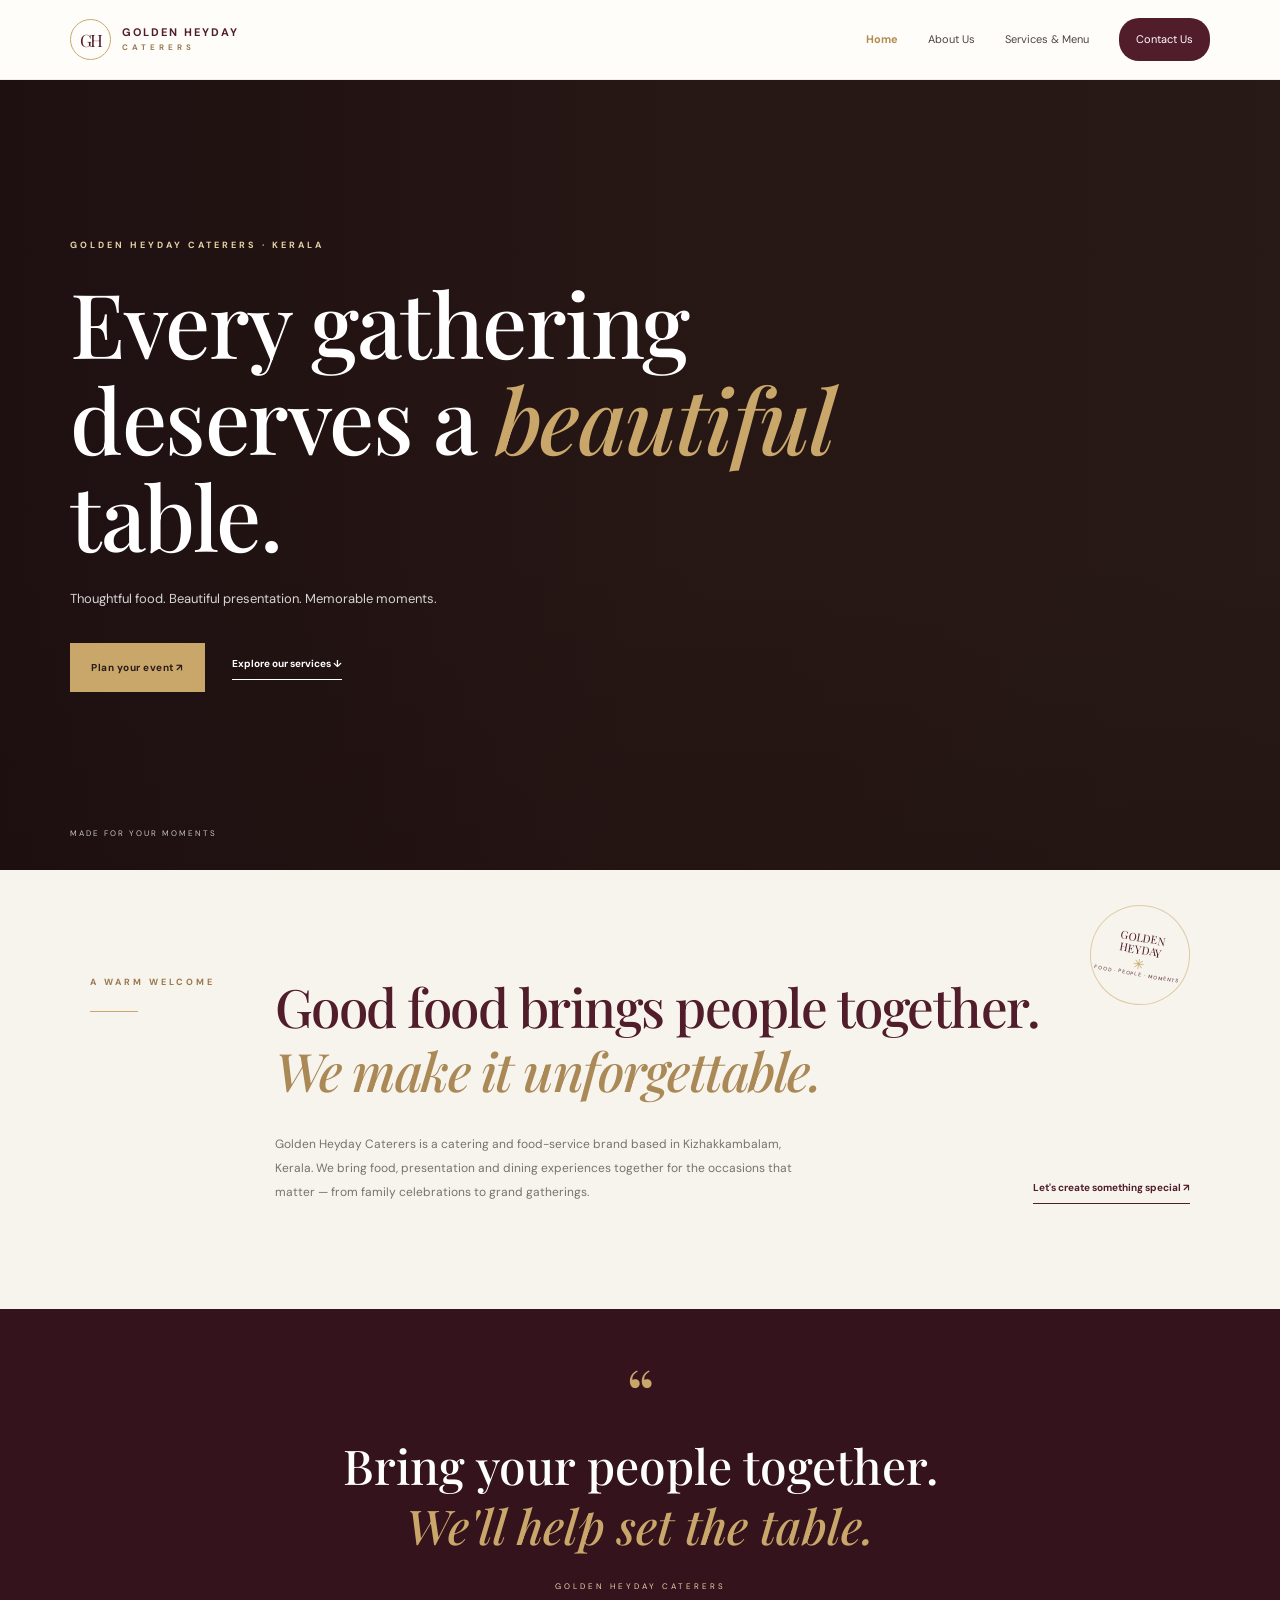
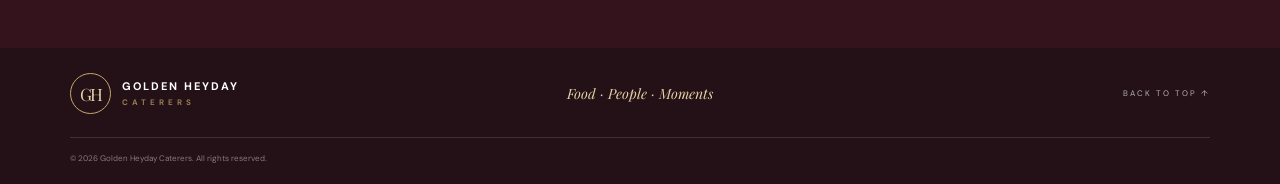
<file: index.html>
<!DOCTYPE html>
<html lang="en">

<head>
    <meta charset="utf-8" />
    <meta content="width=device-width,initial-scale=1" name="viewport" />
    <meta content="Golden Heyday Caterers — catering for weddings, celebrations and corporate events across Kerala." name="description" />
    <title>Golden Heyday Caterers | Moments Made Memorable</title>
    <link href="https://fonts.googleapis.com" rel="preconnect" />
    <link href="https://fonts.googleapis.com/css2?family=DM+Sans:wght@400;500;600;700&amp;family=Playfair+Display:wght@500;600;700&amp;display=swap" rel="stylesheet" />
    <link href="style.css" rel="stylesheet" />
    <link rel="icon" type="image/png" href="favicon.png">
</head>

<body>

    <header class="header">

        <a class="brand" href="index.html">
            <span class="monogram">GH</span>
            <span>
                GOLDEN HEYDAY
                <small>CATERERS</small>
            </span>
        </a>

        <input id="navcheck" type="checkbox" />

        <label class="hamb" for="navcheck">
            <i></i>
            <i></i>
        </label>

        <nav>
            <a aria-current="page" href="index.html">Home</a>
            <a href="about.html">About Us</a>
            <a href="services.html">Services &amp; Menu</a>
            <a class="navcta" href="contact.html">Contact Us</a>
        </nav>

    </header>

    <main>

        <section class="hero" id="home">

            <div class="hero-overlay"></div>

            <div class="hero-content">

                <p class="eyebrow gold">
                    GOLDEN HEYDAY CATERERS · KERALA
                </p>

                <h1>
                    Every gathering
                    <br />
                    deserves a <em>beautiful</em>
                    <br />
                    table.
                </h1>

                <p class="hero-sub">
                    Thoughtful food. Beautiful presentation. Memorable moments.
                </p>

                <div class="actions">

                    <a class="btn goldbtn" href="contact.html">
                        Plan your event ↗
                    </a>

                    <a class="underlink" href="services.html">
                        Explore our services ↓
                    </a>

                </div>

            </div>

            <span class="hero-foot">
                MADE FOR YOUR MOMENTS
            </span>

        </section>

        <section class="intro section" id="about">

            <div>
                <p class="eyebrow">A WARM WELCOME</p>
                <span class="rule"></span>
            </div>

            <div>

                <h2>
                    Good food brings people together.
                    <br />
                    <em>We make it unforgettable.</em>
                </h2>

                <div class="intro-bottom">

                    <p>
                        Golden Heyday Caterers is a catering and food-service
                        brand based in Kizhakkambalam, Kerala. We bring food,
                        presentation and dining experiences together for the
                        occasions that matter — from family celebrations to
                        grand gatherings.
                    </p>

                    <a class="underlink darklink" href="contact.html">
                        Let's create something special ↗
                    </a>

                </div>

            </div>

            <div class="stamp">
                GOLDEN
                <br />
                HEYDAY
                <span>✳</span>
                <small>FOOD · PEOPLE · MOMENTS</small>
            </div>

        </section>

        <section class="quote">

            <b>“</b>

            <p>
                Bring your people together.
                <br />
                <em>We'll help set the table.</em>
            </p>

            <small>
                GOLDEN HEYDAY CATERERS
            </small>

        </section>

    </main>

    <footer>

        <a class="brand footerbrand" href="index.html">
            <span class="monogram">GH</span>
            <span>
                GOLDEN HEYDAY
                <small>CATERERS</small>
            </span>
        </a>

        <p>Food · People · Moments</p>

        <a class="top" href="index.html">
            BACK TO TOP ↑
        </a>

        <small class="copyright">
            © 2026 Golden Heyday Caterers. All rights reserved.
        </small>

    </footer>

</body>
</html>
</file>
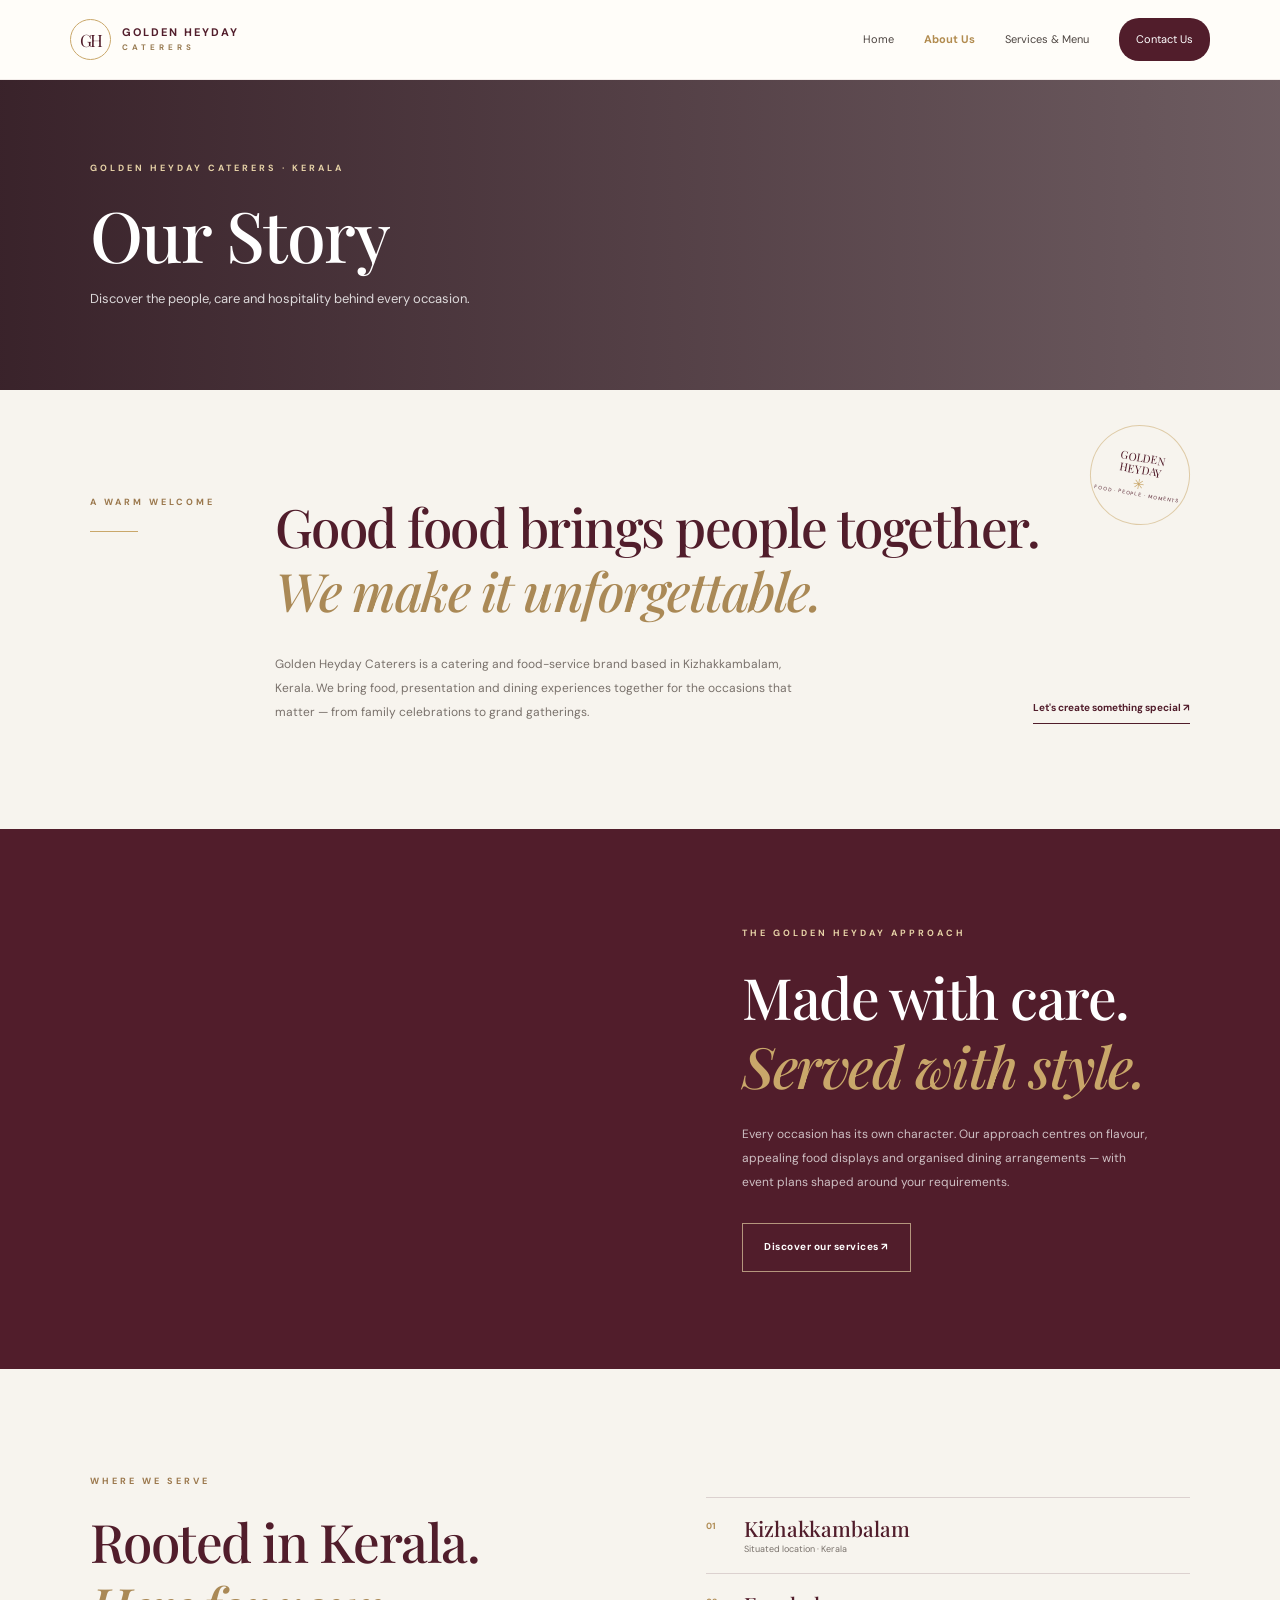
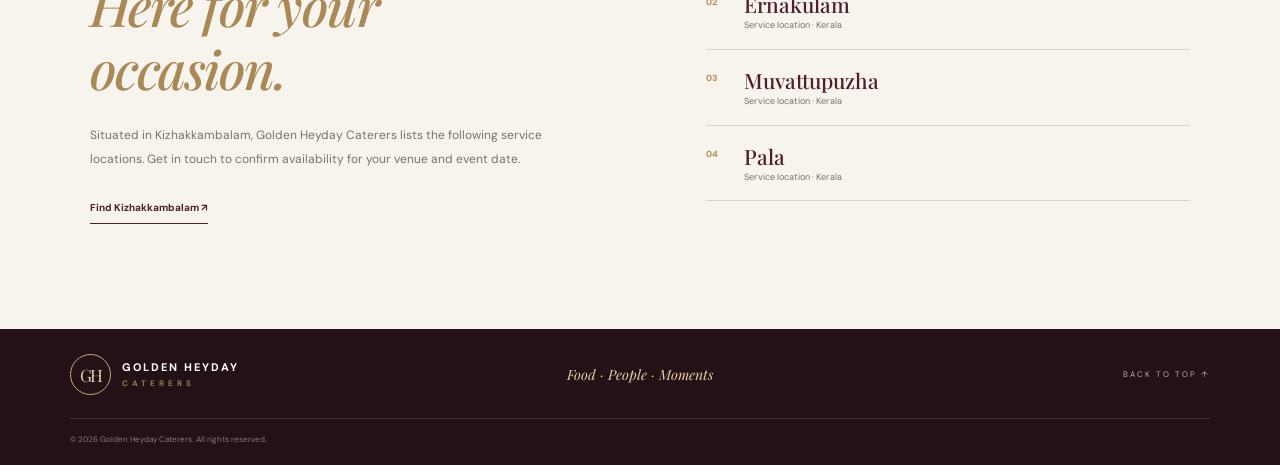
<file: about.html>
<!DOCTYPE html>
<html lang="en">

<head>
    <meta charset="utf-8" />
    <meta content="width=device-width,initial-scale=1" name="viewport" />
    <meta content="Golden Heyday Caterers — catering for weddings, celebrations and corporate events across Kerala." name="description" />
    <title>Golden Heyday Caterers | Our Story</title>
    <link href="https://fonts.googleapis.com" rel="preconnect" />
    <link href="https://fonts.googleapis.com/css2?family=DM+Sans:wght@400;500;600;700&amp;family=Playfair+Display:wght@500;600;700&amp;display=swap" rel="stylesheet" />
    <link href="style.css" rel="stylesheet" />
</head>

<body>

    <header class="header">
        <a class="brand" href="index.html">
            <span class="monogram">GH</span>
            <span>
                GOLDEN HEYDAY
                <small>CATERERS</small>
            </span>
        </a>

        <input id="navcheck" type="checkbox" />

        <label class="hamb" for="navcheck">
            <i></i>
            <i></i>
        </label>

        <nav>
            <a href="index.html">Home</a>
            <a aria-current="page" href="about.html">About Us</a>
            <a href="services.html">Services &amp; Menu</a>
            <a class="navcta" href="contact.html">Contact Us</a>
        </nav>
    </header>

    <main>

        <section class="page-banner">
            <div>
                <p class="eyebrow">GOLDEN HEYDAY CATERERS · KERALA</p>
                <h1>Our Story</h1>
                <p>Discover the people, care and hospitality behind every occasion.</p>
            </div>
        </section>

        <section class="intro section" id="about">

            <div>
                <p class="eyebrow">A WARM WELCOME</p>
                <span class="rule"></span>
            </div>

            <div>
                <h2>
                    Good food brings people together.
                    <br />
                    <em>We make it unforgettable.</em>
                </h2>

                <div class="intro-bottom">
                    <p>
                        Golden Heyday Caterers is a catering and food-service brand
                        based in Kizhakkambalam, Kerala. We bring food, presentation
                        and dining experiences together for the occasions that matter
                        — from family celebrations to grand gatherings.
                    </p>

                    <a class="underlink darklink" href="contact.html">
                        Let's create something special ↗
                    </a>
                </div>
            </div>

            <div class="stamp">
                GOLDEN
                <br />
                HEYDAY
                <span>✳</span>
                <small>FOOD · PEOPLE · MOMENTS</small>
            </div>

        </section>

        <section class="split">

            <div class="split-photo"></div>

            <div class="split-copy">
                <p class="eyebrow gold">THE GOLDEN HEYDAY APPROACH</p>

                <h2>
                    Made with care.
                    <br />
                    <em>Served with style.</em>
                </h2>

                <p>
                    Every occasion has its own character. Our approach centres
                    on flavour, appealing food displays and organised dining
                    arrangements — with event plans shaped around your requirements.
                </p>

                <a class="btn outlinebtn" href="services.html">
                    Discover our services ↗
                </a>
            </div>

        </section>

        <section class="locations section" id="locations">

            <div>
                <p class="eyebrow">WHERE WE SERVE</p>

                <h2>
                    Rooted in Kerala.
                    <br />
                    <em>Here for your occasion.</em>
                </h2>

                <p>
                    Situated in Kizhakkambalam, Golden Heyday Caterers lists
                    the following service locations. Get in touch to confirm
                    availability for your venue and event date.
                </p>

                <a
                    class="underlink darklink"
                    href="https://maps.google.com/?q=Kizhakkambalam+Kerala"
                    rel="noopener"
                    target="_blank"
                >
                    Find Kizhakkambalam ↗
                </a>
            </div>

            <div class="places">

                <div>
                    <b>01</b>
                    <strong>Kizhakkambalam</strong>
                    <small>Situated location · Kerala</small>
                </div>

                <div>
                    <b>02</b>
                    <strong>Ernakulam</strong>
                    <small>Service location · Kerala</small>
                </div>

                <div>
                    <b>03</b>
                    <strong>Muvattupuzha</strong>
                    <small>Service location · Kerala</small>
                </div>

                <div>
                    <b>04</b>
                    <strong>Pala</strong>
                    <small>Service location · Kerala</small>
                </div>

            </div>

        </section>

    </main>

    <footer>

        <a class="brand footerbrand" href="index.html">
            <span class="monogram">GH</span>
            <span>
                GOLDEN HEYDAY
                <small>CATERERS</small>
            </span>
        </a>

        <p>Food · People · Moments</p>

        <a class="top" href="index.html">
            BACK TO TOP ↑
        </a>

        <small class="copyright">
            © 2026 Golden Heyday Caterers. All rights reserved.
        </small>

    </footer>

</body>
</html>
</file>
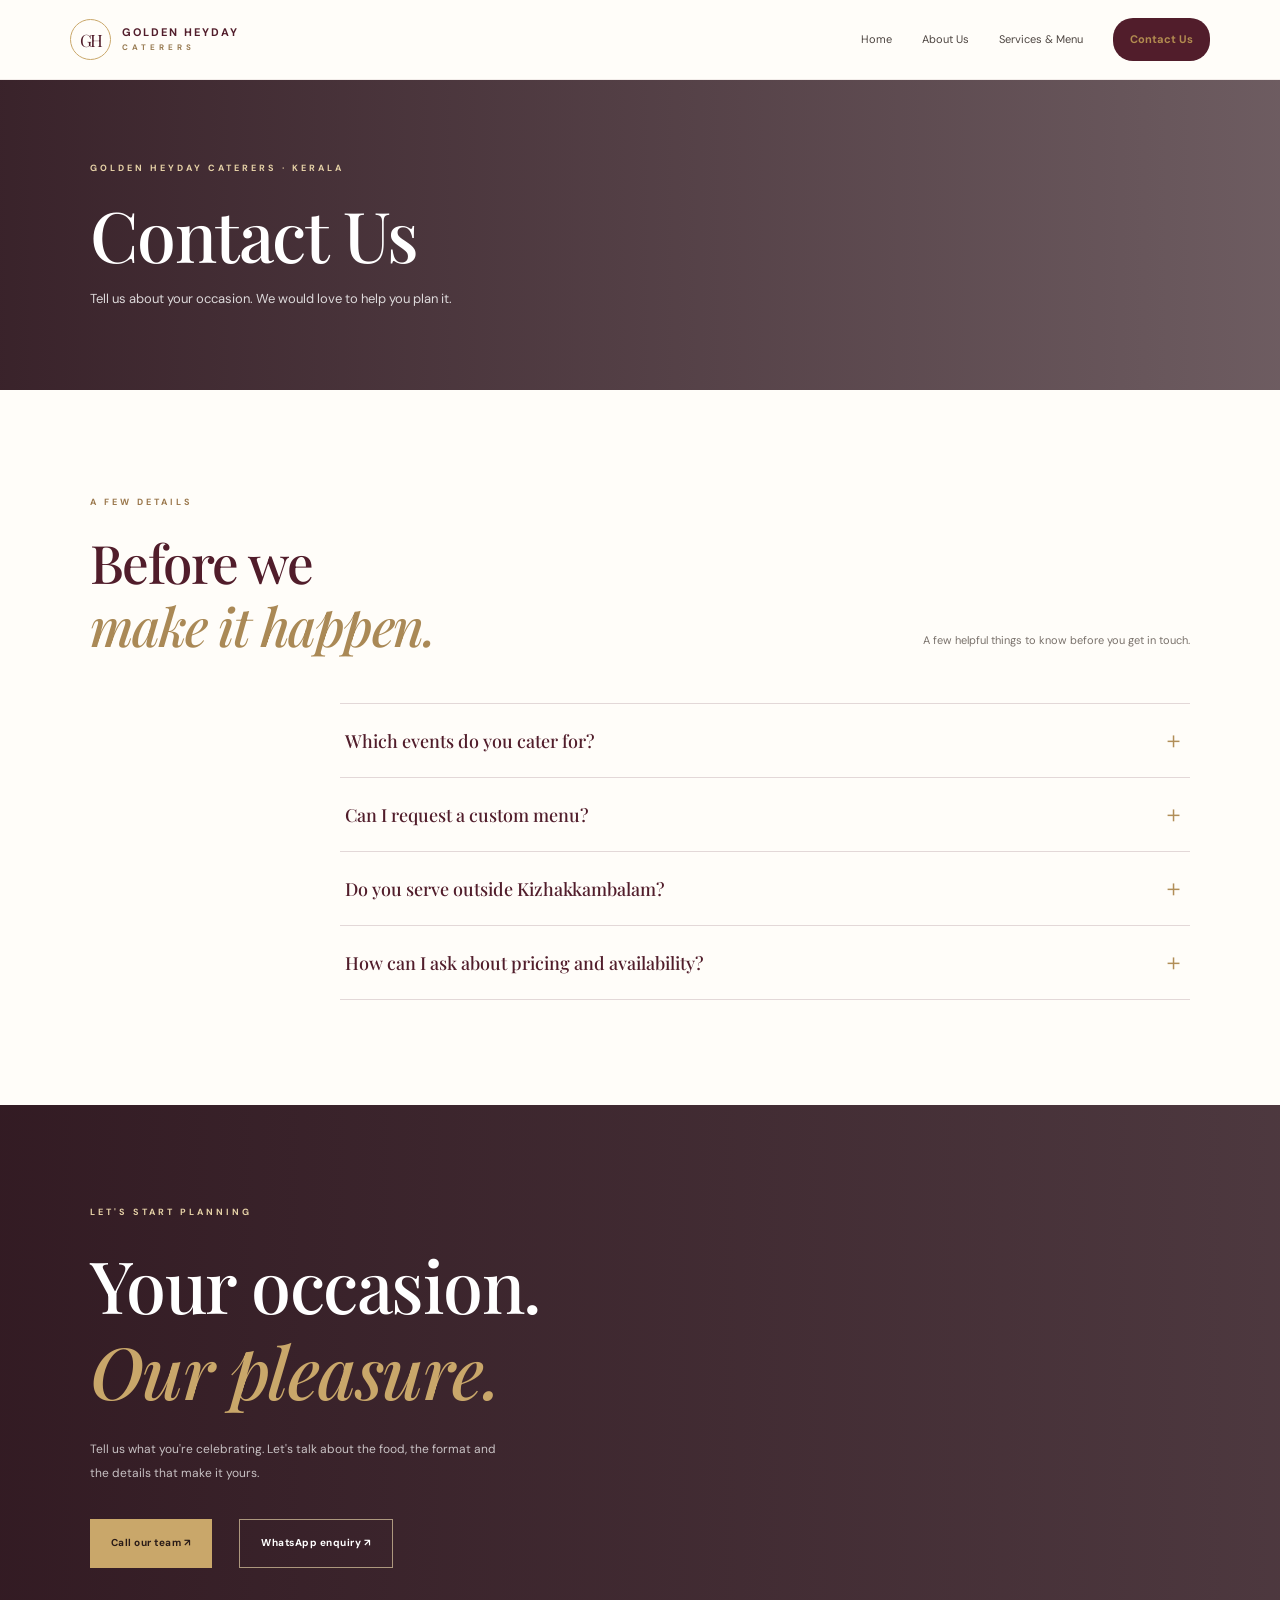
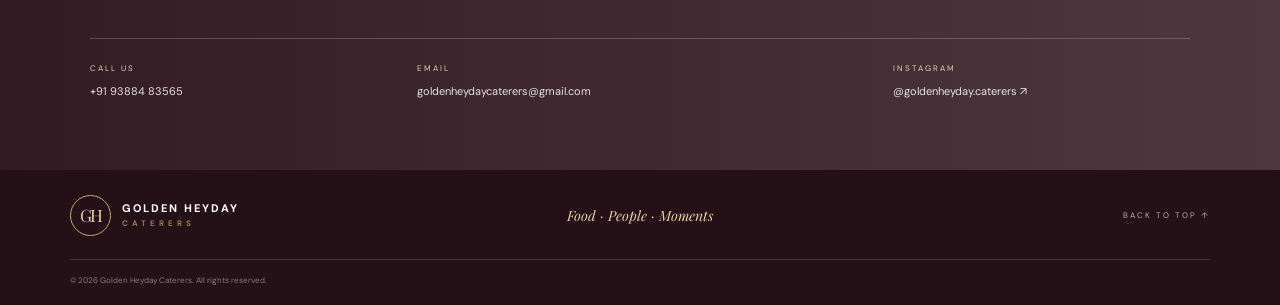
<file: contact.html>
<!DOCTYPE html>
<html lang="en">

<head>
    <meta charset="utf-8" />
    <meta content="width=device-width,initial-scale=1" name="viewport" />
    <meta content="Golden Heyday Caterers — catering for weddings, celebrations and corporate events across Kerala." name="description" />
    <title>Golden Heyday Caterers | Contact Us</title>
    <link href="https://fonts.googleapis.com" rel="preconnect" />
    <link href="https://fonts.googleapis.com/css2?family=DM+Sans:wght@400;500;600;700&amp;family=Playfair+Display:wght@500;600;700&amp;display=swap" rel="stylesheet" />
    <link href="style.css" rel="stylesheet" />
</head>

<body>

    <header class="header">

        <a class="brand" href="index.html">
            <span class="monogram">GH</span>
            <span>
                GOLDEN HEYDAY
                <small>CATERERS</small>
            </span>
        </a>

        <input id="navcheck" type="checkbox" />

        <label class="hamb" for="navcheck">
            <i></i>
            <i></i>
        </label>

        <nav>
            <a href="index.html">Home</a>
            <a href="about.html">About Us</a>
            <a href="services.html">Services &amp; Menu</a>
            <a aria-current="page" class="navcta" href="contact.html">Contact Us</a>
        </nav>

    </header>

    <main>

        <section class="page-banner">

            <div>
                <p class="eyebrow">GOLDEN HEYDAY CATERERS · KERALA</p>
                <h1>Contact Us</h1>
                <p>Tell us about your occasion. We would love to help you plan it.</p>
            </div>

        </section>

        <section class="section faq">

            <div class="section-head">

                <div>
                    <p class="eyebrow">A FEW DETAILS</p>

                    <h2>
                        Before we
                        <br />
                        <em>make it happen.</em>
                    </h2>
                </div>

                <p>A few helpful things to know before you get in touch.</p>

            </div>

            <div class="faq-list">

                <details>
                    <summary>
                        Which events do you cater for?
                        <span>＋</span>
                    </summary>

                    <p>
                        Wedding and reception events, engagements, birthdays and
                        private parties, corporate gatherings, traditional Kerala
                        catering and custom event catering are listed service
                        categories. Contact the team to discuss your occasion.
                    </p>
                </details>

                <details>
                    <summary>
                        Can I request a custom menu?
                        <span>＋</span>
                    </summary>

                    <p>
                        Custom menu combinations can be discussed based on your
                        event type, guest count and preferences. Current dishes
                        and menu availability need to be confirmed directly.
                    </p>
                </details>

                <details>
                    <summary>
                        Do you serve outside Kizhakkambalam?
                        <span>＋</span>
                    </summary>

                    <p>
                        The stated service locations include Pala, Muvattupuzha
                        and Ernakulam. Exact service boundaries, travel availability
                        and any additional charges should be confirmed when enquiring.
                    </p>
                </details>

                <details>
                    <summary>
                        How can I ask about pricing and availability?
                        <span>＋</span>
                    </summary>

                    <p>
                        Call or email the team with your event date, venue,
                        event type and approximate guest count. Package prices
                        and per-person rates are confirmed directly by the business.
                    </p>
                </details>

            </div>

        </section>

        <section class="contact" id="contact">

            <div class="contact-inner">

                <p class="eyebrow gold">LET'S START PLANNING</p>

                <h2>
                    Your occasion.
                    <br />
                    <em>Our pleasure.</em>
                </h2>

                <p>
                    Tell us what you're celebrating. Let's talk about the food,
                    the format and the details that make it yours.
                </p>

                <div class="actions">

                    <a class="btn goldbtn" href="tel:+919388483565">
                        Call our team ↗
                    </a>

                    <a
                        class="btn outlinebtn"
                        href="https://wa.me/919388483565?text=Hello%20Golden%20Heyday%20Caterers%2C%20I%20would%20like%20to%20enquire%20about%20catering."
                        rel="noopener"
                        target="_blank"
                    >
                        WhatsApp enquiry ↗
                    </a>

                </div>

                <div class="contact-grid">

                    <div>
                        <small>CALL US</small>
                        <a href="tel:+919388483565">
                            +91 93884 83565
                        </a>
                    </div>

                    <div>
                        <small>EMAIL</small>
                        <a href="mailto:goldenheydaycaterers@gmail.com">
                            goldenheydaycaterers@gmail.com
                        </a>
                    </div>

                    <div>
                        <small>INSTAGRAM</small>
                        <a
                            href="https://www.instagram.com/goldenheyday.caterers/"
                            rel="noopener"
                            target="_blank"
                        >
                            @goldenheyday.caterers ↗
                        </a>
                    </div>

                </div>

            </div>

        </section>

    </main>

    <footer>

        <a class="brand footerbrand" href="index.html">
            <span class="monogram">GH</span>
            <span>
                GOLDEN HEYDAY
                <small>CATERERS</small>
            </span>
        </a>

        <p>Food · People · Moments</p>

        <a class="top" href="index.html">
            BACK TO TOP ↑
        </a>

        <small class="copyright">
            © 2026 Golden Heyday Caterers. All rights reserved.
        </small>

    </footer>

</body>
</html>
</file>
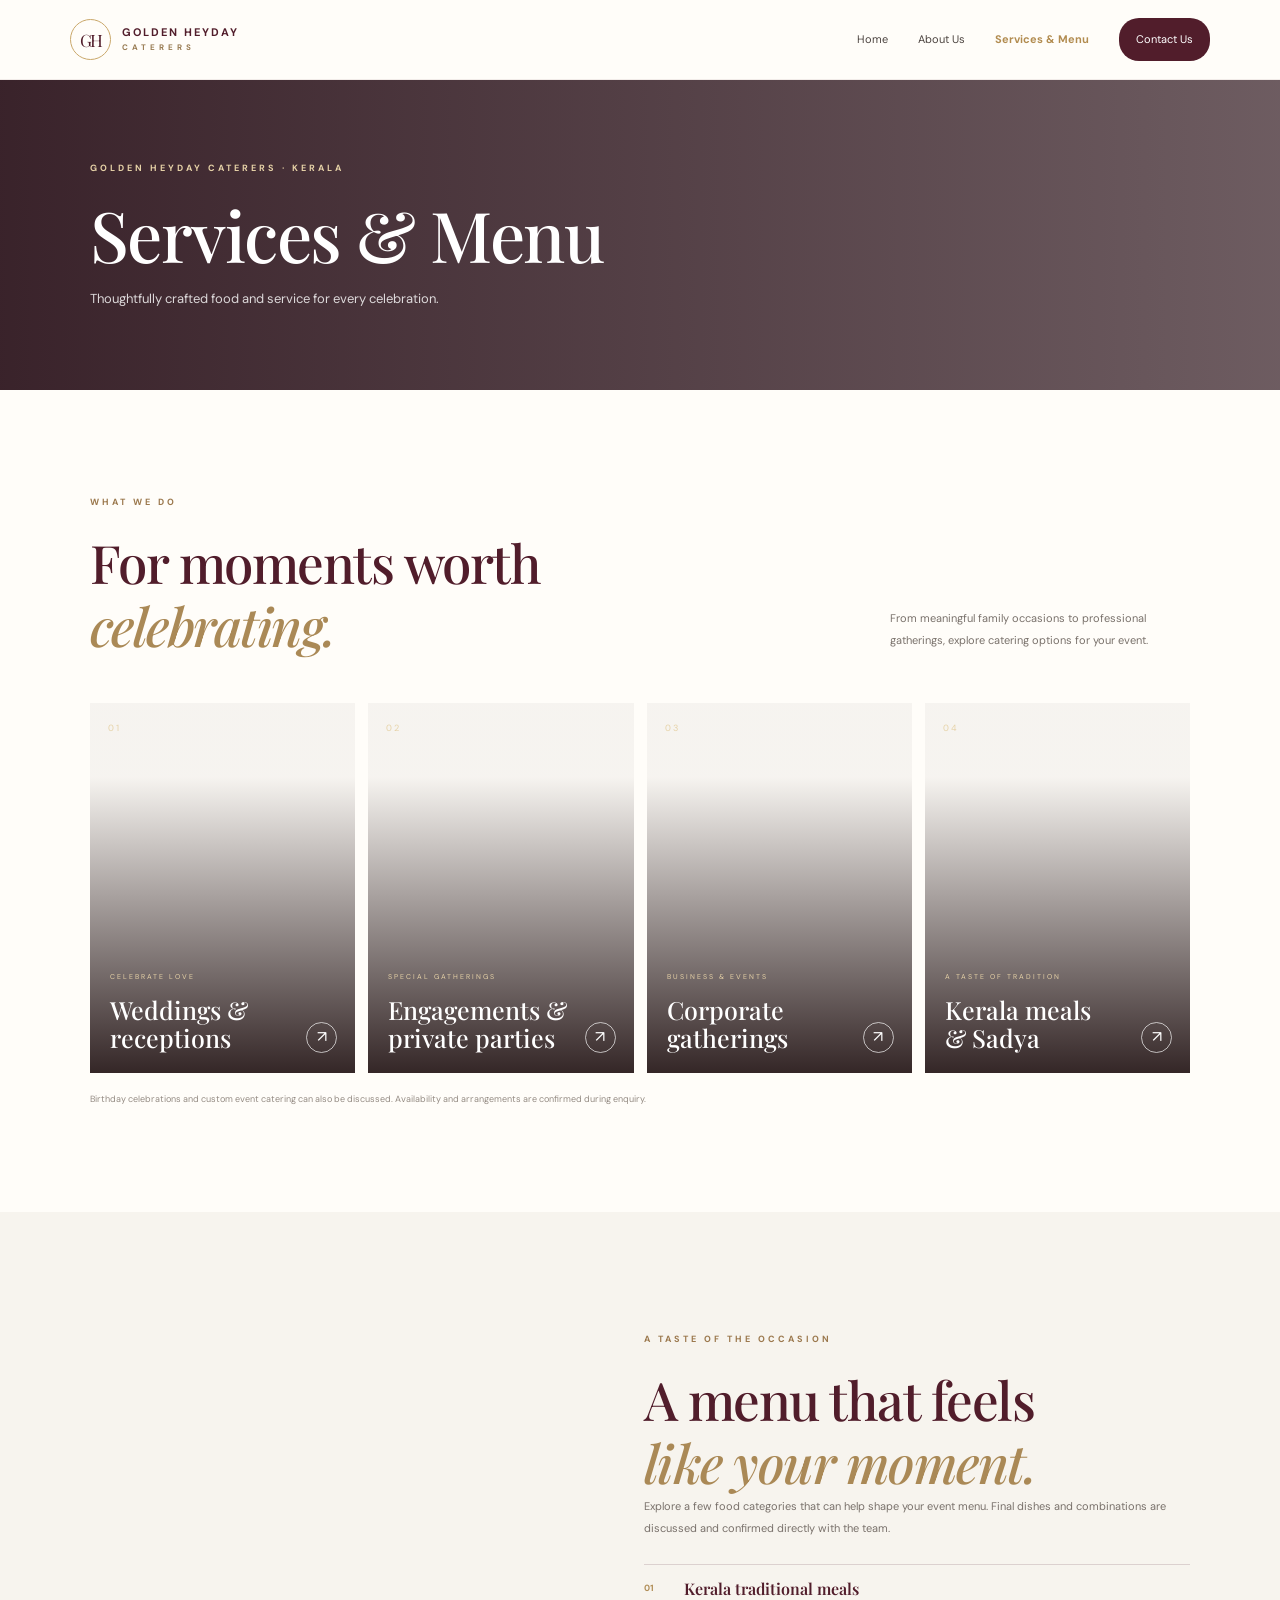
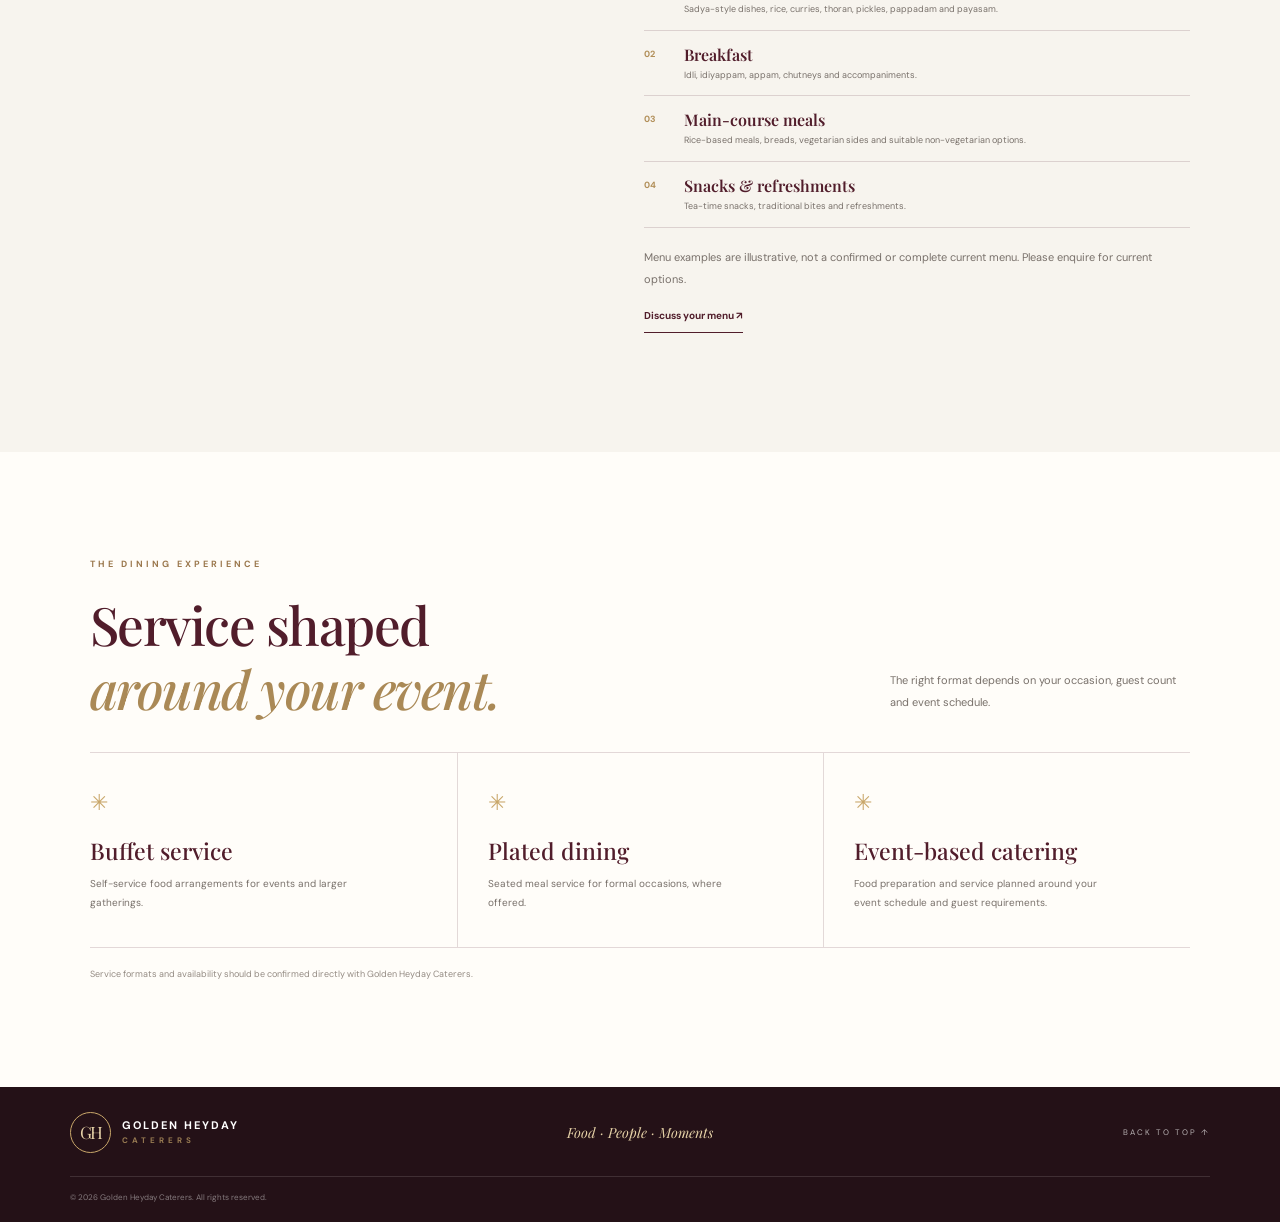
<file: services.html>
<!DOCTYPE html>
<html lang="en">

<head>
    <meta charset="utf-8" />
    <meta content="width=device-width,initial-scale=1" name="viewport" />
    <meta content="Golden Heyday Caterers — catering for weddings, celebrations and corporate events across Kerala." name="description" />
    <title>Golden Heyday Caterers | Services &amp; Menu</title>
    <link href="https://fonts.googleapis.com" rel="preconnect" />
    <link href="https://fonts.googleapis.com/css2?family=DM+Sans:wght@400;500;600;700&amp;family=Playfair+Display:wght@500;600;700&amp;display=swap" rel="stylesheet" />
    <link href="style.css" rel="stylesheet" />
</head>

<body>

    <header class="header">

        <a class="brand" href="index.html">
            <span class="monogram">GH</span>
            <span>
                GOLDEN HEYDAY
                <small>CATERERS</small>
            </span>
        </a>

        <input id="navcheck" type="checkbox" />

        <label class="hamb" for="navcheck">
            <i></i>
            <i></i>
        </label>

        <nav>
            <a href="index.html">Home</a>
            <a href="about.html">About Us</a>
            <a aria-current="page" href="services.html">Services &amp; Menu</a>
            <a class="navcta" href="contact.html">Contact Us</a>
        </nav>

    </header>

    <main>

        <section class="page-banner">

            <div>
                <p class="eyebrow">GOLDEN HEYDAY CATERERS · KERALA</p>
                <h1>Services &amp; Menu</h1>
                <p>Thoughtfully crafted food and service for every celebration.</p>
            </div>

        </section>

        <section class="section" id="services">

            <div class="section-head">

                <div>
                    <p class="eyebrow">WHAT WE DO</p>

                    <h2>
                        For moments worth
                        <br />
                        <em>celebrating.</em>
                    </h2>
                </div>

                <p>
                    From meaningful family occasions to professional gatherings,
                    explore catering options for your event.
                </p>

            </div>

            <div class="cards">

                <article class="service wedding">

                    <span>01</span>

                    <div>
                        <small>CELEBRATE LOVE</small>

                        <h3>
                            Weddings &amp;
                            <br />
                            receptions
                        </h3>

                        <a href="contact.html">↗</a>
                    </div>

                </article>

                <article class="service family">

                    <span>02</span>

                    <div>
                        <small>SPECIAL GATHERINGS</small>

                        <h3>
                            Engagements &amp;
                            <br />
                            private parties
                        </h3>

                        <a href="contact.html">↗</a>
                    </div>

                </article>

                <article class="service corporate">

                    <span>03</span>

                    <div>
                        <small>BUSINESS &amp; EVENTS</small>

                        <h3>
                            Corporate
                            <br />
                            gatherings
                        </h3>

                        <a href="contact.html">↗</a>
                    </div>

                </article>

                <article class="service kerala">

                    <span>04</span>

                    <div>
                        <small>A TASTE OF TRADITION</small>

                        <h3>
                            Kerala meals
                            <br />
                            &amp; Sadya
                        </h3>

                        <a href="contact.html">↗</a>
                    </div>

                </article>

            </div>

            <p class="note">
                Birthday celebrations and custom event catering can also be
                discussed. Availability and arrangements are confirmed during enquiry.
            </p>

        </section>

        <section class="menu section" id="menu">

            <div class="menu-photo"></div>

            <div class="menu-copy">

                <p class="eyebrow">A TASTE OF THE OCCASION</p>

                <h2>
                    A menu that feels
                    <br />
                    <em>like your moment.</em>
                </h2>

                <p>
                    Explore a few food categories that can help shape your
                    event menu. Final dishes and combinations are discussed
                    and confirmed directly with the team.
                </p>

                <div class="menu-list">

                    <div>
                        <b>01</b>
                        <strong>Kerala traditional meals</strong>
                        <small>
                            Sadya-style dishes, rice, curries, thoran,
                            pickles, pappadam and payasam.
                        </small>
                    </div>

                    <div>
                        <b>02</b>
                        <strong>Breakfast</strong>
                        <small>
                            Idli, idiyappam, appam, chutneys and accompaniments.
                        </small>
                    </div>

                    <div>
                        <b>03</b>
                        <strong>Main-course meals</strong>
                        <small>
                            Rice-based meals, breads, vegetarian sides
                            and suitable non-vegetarian options.
                        </small>
                    </div>

                    <div>
                        <b>04</b>
                        <strong>Snacks &amp; refreshments</strong>
                        <small>
                            Tea-time snacks, traditional bites and refreshments.
                        </small>
                    </div>

                </div>

                <p class="note">
                    Menu examples are illustrative, not a confirmed or complete
                    current menu. Please enquire for current options.
                </p>

                <a class="underlink darklink" href="contact.html">
                    Discuss your menu ↗
                </a>

            </div>

        </section>

        <section class="section formats">

            <div class="section-head">

                <div>
                    <p class="eyebrow">THE DINING EXPERIENCE</p>

                    <h2>
                        Service shaped
                        <br />
                        <em>around your event.</em>
                    </h2>
                </div>

                <p>
                    The right format depends on your occasion,
                    guest count and event schedule.
                </p>

            </div>

            <div class="format-grid">

                <article>

                    <span>✳</span>

                    <h3>Buffet service</h3>

                    <p>
                        Self-service food arrangements for events
                        and larger gatherings.
                    </p>

                </article>

                <article>

                    <span>✳</span>

                    <h3>Plated dining</h3>

                    <p>
                        Seated meal service for formal occasions,
                        where offered.
                    </p>

                </article>

                <article>

                    <span>✳</span>

                    <h3>Event-based catering</h3>

                    <p>
                        Food preparation and service planned around
                        your event schedule and guest requirements.
                    </p>

                </article>

            </div>

            <p class="note">
                Service formats and availability should be confirmed
                directly with Golden Heyday Caterers.
            </p>

        </section>

    </main>

    <footer>

        <a class="brand footerbrand" href="index.html">
            <span class="monogram">GH</span>
            <span>
                GOLDEN HEYDAY
                <small>CATERERS</small>
            </span>
        </a>

        <p>Food · People · Moments</p>

        <a class="top" href="index.html">
            BACK TO TOP ↑
        </a>

        <small class="copyright">
            © 2026 Golden Heyday Caterers. All rights reserved.
        </small>

    </footer>

</body>
</html>
</file>
<file: style.css>
:root {
    --wine: #511d2b;
    --dark: #35131d;
    --gold: #c9a76a;
    --pale: #e6d2a7;
    --ivory: #f7f4ee;
    --paper: #fffdf9;
    --ink: #292321;
    --muted: #79716b;
    --line: rgba(81, 29, 43, .16);
    --serif: "Playfair Display", Georgia, serif;
    --sans: "DM Sans", Arial, sans-serif;
}

* {
    box-sizing: border-box;
    margin: 0;
    padding: 0;
}

html {
    scroll-behavior: smooth;
    scroll-padding-top: 80px;
}

body {
    background: var(--paper);
    color: var(--ink);
    font-family: var(--sans);
    line-height: 1.65;
}

a {
    color: inherit;
    text-decoration: none;
}

.header {
    height: 80px;
    position: sticky;
    top: 0;
    z-index: 10;
    background: rgba(255, 253, 249, .96);
    backdrop-filter: blur(12px);
    border-bottom: 1px solid rgba(81, 29, 43, .08);
    display: flex;
    align-items: center;
    justify-content: space-between;
    padding: 0 5.5%;
}

.brand {
    display: flex;
    align-items: center;
    gap: 11px;
    color: var(--wine);
    font-size: 11px;
    font-weight: 700;
    letter-spacing: 2px;
    line-height: 1.2;
}

.brand small {
    display: block;
    font-size: 8px;
    letter-spacing: 4px;
    margin-top: 4px;
    color: #987b52;
}

.monogram {
    width: 41px;
    height: 41px;
    border: 1px solid var(--gold);
    border-radius: 50%;
    display: grid;
    place-items: center;
    font: 17px var(--serif);
    letter-spacing: -2px;
}

.header nav {
    display: flex;
    align-items: center;
    gap: 30px;
    font-size: 11px;
    color: #4d4541;
}

.header nav a:not(.navcta):hover {
    color: #631125;
    cursor: pointer;
}

.navcta {
    background: var(--wine);
    color: white;
    padding: 12px 17px;
    transition: .25s;
    border-radius: 20px;
}

.navcta:hover {
    background: #713047;
    transform: translateY(2px);
}

#navcheck,
.hamb {
    display: none;
}

.hero {
    height: min(790px, calc(100vh - 80px));
    min-height: 620px;
    position: relative;
    display: flex;
    align-items: center;
    color: white;
    background: #291b17 url("https://images.unsplash.com/photo-1511795409834-ef04bbd61622?auto=format&fit=crop&w=2000&q=85") center/cover no-repeat;
}

.hero-overlay {
    position: absolute;
    inset: 0;
    background: linear-gradient(90deg, rgba(28, 14, 16, .84), rgba(36, 18, 18, .55) 50%, rgba(26, 15, 14, .1)),
                linear-gradient(0deg, rgba(20, 12, 10, .25), transparent 40%);
}

.hero-content {
    position: relative;
    width: 89%;
    max-width: 1180px;
    margin: auto;
    padding-bottom: 20px;
}

.eyebrow {
    font-size: 9px;
    letter-spacing: 3px;
    font-weight: 700;
    color: #9b784d;
    margin-bottom: 21px;
}

.gold {
    color: var(--pale);
}

h1,
h2 {
    font-family: var(--serif);
    font-weight: 500;
    letter-spacing: -1.5px;
}

h1 {
    font-size: clamp(54px, 7vw, 91px);
    line-height: 1.08;
}

h1 em,
h2 em,
.quote em {
    color: var(--gold);
    font-weight: 500;
}

.hero-sub {
    margin-top: 24px;
    color: rgba(255, 255, 255, .82);
    font-size: 13px;
}

.actions {
    display: flex;
    align-items: center;
    gap: 27px;
    margin-top: 34px;
    flex-wrap: wrap;
}

.btn {
    display: inline-flex;
    align-items: center;
    justify-content: center;
    min-height: 49px;
    padding: 0 21px;
    font-size: 10px;
    font-weight: 700;
    letter-spacing: .5px;
    transition: .25s;
}

.btn:hover {
    transform: translateY(-3px);
}

.goldbtn {
    background: var(--gold);
    color: #291b17;
}

.goldbtn:hover {
    background: #dfc48e;
}

.underlink {
    display: inline-block;
    font-size: 10px;
    font-weight: 700;
    padding-bottom: 7px;
    border-bottom: 1px solid currentColor;
    transition: gap .25s;
}

.underlink:hover {
    letter-spacing: .5px;
}

.hero .underlink {
    color: white;
}

.darklink {
    color: var(--wine);
}

.hero-foot {
    position: absolute;
    bottom: 30px;
    left: 5.5%;
    font-size: 8px;
    letter-spacing: 2px;
    color: rgba(255, 255, 255, .75);
}

.section {
    padding: 105px max(7%, calc((100% - 1120px)/2));
}

.intro {
    display: grid;
    grid-template-columns: 155px 1fr;
    gap: 30px;
    background: var(--ivory);
    position: relative;
}

.rule {
    display: block;
    width: 48px;
    height: 1px;
    background: var(--gold);
}

h2 {
    font-size: clamp(35px, 4.2vw, 53px);
    line-height: 1.2;
    color: var(--wine);
}

.intro h2 em,
.section h2 em,
.menu h2 em,
.locations h2 em {
    color: #aa8956;
}

.intro-bottom {
    display: flex;
    align-items: flex-end;
    justify-content: space-between;
    gap: 45px;
    margin-top: 30px;
}

.intro-bottom p,
.locations > div > p:not(.eyebrow) {
    max-width: 520px;
    color: var(--muted);
    font-size: 12px;
    line-height: 2;
}

.intro-bottom .underlink {
    white-space: nowrap;
}

.stamp {
    position: absolute;
    right: 7%;
    top: 35px;
    width: 100px;
    height: 100px;
    border: 1px solid #c9a76a88;
    border-radius: 50%;
    display: grid;
    place-content: center;
    text-align: center;
    color: var(--wine);
    font: 11px/1.1 var(--serif);
    transform: rotate(10deg);
}

.stamp span {
    color: var(--gold);
    font-size: 14px;
}

.stamp small {
    font: 5px var(--sans);
    letter-spacing: 1px;
}

.split {
    display: grid;
    grid-template-columns: 1fr 1fr;
    min-height: 540px;
    background: var(--wine);
    color: white;
}

.split-photo {
    background: url("https://images.unsplash.com/photo-1555244162-803834f70033?auto=format&fit=crop&w=1200&q=85") center/cover;
}

.split-copy {
    align-self: center;
    padding: 85px clamp(40px, 8vw, 115px);
}

.split-copy h2,
.contact h2 {
    color: white;
    font-size: clamp(39px, 4.5vw, 57px);
}

.split-copy > p:not(.eyebrow),
.contact-inner > p:not(.eyebrow) {
    color: #ffffffb8;
    font-size: 12px;
    line-height: 2;
    max-width: 410px;
    margin: 23px 0 29px;
}

.outlinebtn {
    border: 1px solid #e6d2a7aa;
    color: white;
    background: transparent;
}

.outlinebtn:hover {
    background: var(--gold);
    color: var(--dark);
}

.section-head {
    display: flex;
    align-items: flex-end;
    justify-content: space-between;
    gap: 40px;
    margin-bottom: 45px;
}

.section-head > p {
    max-width: 300px;
    color: var(--muted);
    font-size: 11px;
    line-height: 2;
    padding-bottom: 7px;
}

.cards {
    display: grid;
    grid-template-columns: repeat(4, 1fr);
    gap: 13px;
}

.service {
    min-height: 370px;
    position: relative;
    overflow: hidden;
    color: white;
    background-size: cover;
    background-position: center;
    isolation: isolate;
    transition: transform .3s;
}

.service:before {
    content: "";
    position: absolute;
    inset: 0;
    z-index: -1;
    background: linear-gradient(0deg, rgba(30, 15, 16, .9), rgba(30, 15, 16, .04) 80%);
}

.service:hover {
    transform: translateY(-7px);
}

.wedding {
    background-image: url("https://images.unsplash.com/photo-1519741497674-611481863552?auto=format&fit=crop&w=700&q=80");
}

.family {
    background-image: url("https://images.unsplash.com/photo-1464366400600-7168b8af9bc3?auto=format&fit=crop&w=700&q=80");
}

.corporate {
    background-image: url("https://images.unsplash.com/photo-1511578314322-379afb476865?auto=format&fit=crop&w=700&q=80");
}

.kerala {
    background-image: url("https://images.unsplash.com/photo-1547592180-85f173990554?auto=format&fit=crop&w=700&q=80");
}

.service > span {
    position: absolute;
    top: 18px;
    left: 18px;
    font-size: 9px;
    letter-spacing: 2px;
    color: var(--pale);
}

.service > div {
    position: absolute;
    bottom: 20px;
    left: 20px;
    right: 18px;
}

.service small {
    font-size: 7px;
    letter-spacing: 2px;
    color: var(--pale);
}

.service h3 {
    font: 500 25px/1.15 var(--serif);
    margin-top: 8px;
}

.service a {
    position: absolute;
    right: 0;
    bottom: 0;
    width: 31px;
    height: 31px;
    border: 1px solid #ffffffaa;
    border-radius: 50%;
    display: grid;
    place-items: center;
}

.service a:hover {
    background: var(--gold);
    color: var(--wine);
}

.note {
    font-size: 9px;
    color: #948b83;
    line-height: 1.8;
    margin-top: 18px;
}

.menu {
    background: var(--ivory);
    display: grid;
    grid-template-columns: .92fr 1.08fr;
    gap: 8%;
    align-items: center;
}

.menu-photo {
    min-height: 630px;
    background: url("https://images.unsplash.com/photo-1547592180-85f173990554?auto=format&fit=crop&w=1100&q=85") center/cover;
}

.menu-copy > p:not(.eyebrow) {
    color: var(--muted);
    font-size: 11px;
    line-height: 2;
}

.menu-list {
    margin: 25px 0 12px;
    border-top: 1px solid var(--line);
}

.menu-list > div {
    display: grid;
    grid-template-columns: 30px 1fr;
    column-gap: 10px;
    padding: 13px 0;
    border-bottom: 1px solid var(--line);
}

.menu-list b {
    grid-row: span 2;
    color: #b18e58;
    font-size: 9px;
    padding-top: 3px;
}

.menu-list strong {
    color: var(--wine);
    font: 600 16px var(--serif);
}

.menu-list small {
    color: var(--muted);
    font-size: 9px;
    margin-top: 3px;
}

.menu-copy .underlink {
    margin-top: 18px;
}

.formats .section-head {
    margin-bottom: 32px;
}

.format-grid {
    display: grid;
    grid-template-columns: repeat(3, 1fr);
    border-block: 1px solid var(--line);
}

.format-grid article {
    padding: 32px 30px 35px 0;
}

.format-grid article + article {
    border-left: 1px solid var(--line);
    padding-left: 30px;
}

.format-grid span {
    color: var(--gold);
    font-size: 22px;
}

.format-grid h3 {
    font: 500 23px var(--serif);
    color: var(--wine);
    margin: 13px 0 8px;
}

.format-grid p {
    font-size: 10px;
    line-height: 1.9;
    color: var(--muted);
    max-width: 270px;
}

.quote {
    min-height: 330px;
    background: var(--dark);
    color: white;
    display: flex;
    flex-direction: column;
    justify-content: center;
    align-items: center;
    text-align: center;
    padding: 55px 20px;
}

.quote > b {
    font: 70px/.8 var(--serif);
    color: var(--gold);
}

.quote p {
    font: 500 clamp(31px, 4vw, 48px)/1.25 var(--serif);
    margin: 15px 0 25px;
}

.quote small {
    font-size: 8px;
    letter-spacing: 3px;
    color: var(--pale);
}

.locations {
    background: var(--ivory);
    display: grid;
    grid-template-columns: 1fr 1fr;
    gap: 12%;
    align-items: center;
}

.locations > div > p:not(.eyebrow) {
    margin: 22px 0;
}

.places {
    border-top: 1px solid var(--line);
}

.places > div {
    display: grid;
    grid-template-columns: 38px 1fr;
    padding: 16px 0;
    border-bottom: 1px solid var(--line);
}

.places b {
    grid-row: span 2;
    color: #b18e58;
    font-size: 9px;
    padding-top: 5px;
}

.places strong {
    font: 500 21px var(--serif);
    color: var(--wine);
}

.places small {
    font-size: 9px;
    color: var(--muted);
}

.faq-list {
    max-width: 850px;
    margin-left: auto;
    border-top: 1px solid var(--line);
}

details {
    border-bottom: 1px solid var(--line);
    padding: 0 5px;
}

summary {
    list-style: none;
    cursor: pointer;
    display: flex;
    justify-content: space-between;
    align-items: center;
    padding: 21px 0;
    color: var(--wine);
    font: 500 18px var(--serif);
}

summary::-webkit-details-marker {
    display: none;
}

summary span {
    color: #b18e58;
    font: 300 23px var(--sans);
    transition: transform .2s;
}

details[open] summary span {
    transform: rotate(45deg);
}

details p {
    max-width: 700px;
    padding: 0 35px 22px 0;
    color: var(--muted);
    font-size: 11px;
    line-height: 2;
}

.contact {
    background: linear-gradient(90deg, rgba(38, 13, 22, .94), rgba(38, 13, 22, .82)),
                url("https://images.unsplash.com/photo-1414235077428-338989a2e8c0?auto=format&fit=crop&w=1800&q=80") center/cover;
    padding: 100px 7% 70px;
    color: white;
}

.contact-inner {
    max-width: 1120px;
    margin: auto;
}

.contact h2 {
    font-size: clamp(48px, 6vw, 72px);
}

.contact-grid {
    display: grid;
    grid-template-columns: 1fr 1.5fr 1fr;
    gap: 30px;
    border-top: 1px solid #ffffff33;
    margin-top: 70px;
    padding-top: 23px;
}

.contact-grid div {
    display: flex;
    flex-direction: column;
    gap: 7px;
}

.contact-grid small {
    font-size: 8px;
    letter-spacing: 2px;
    color: var(--pale);
}

.contact-grid a {
    font-size: 11px;
    color: #ffffffdd;
    overflow-wrap: anywhere;
}

.contact-grid a:hover {
    color: var(--pale);
}

footer {
    background: #241117;
    color: #ffffffaa;
    padding: 25px 5.5% 18px;
    display: grid;
    grid-template-columns: 1fr 1fr 1fr;
    align-items: center;
    gap: 15px;
}

.footerbrand {
    color: white;
    width: max-content;
}

.footerbrand .monogram {
    color: var(--pale);
}

footer > p {
    text-align: center;
    font: italic 14px var(--serif);
    color: var(--pale);
}

.top {
    justify-self: end;
    font-size: 8px;
    letter-spacing: 2px;
}

.copyright {
    grid-column: 1/-1;
    border-top: 1px solid #ffffff20;
    padding-top: 14px;
    margin-top: 8px;
    font-size: 8px;
    color: #ffffff70;
}

@media (max-width: 900px) {

    .header nav {
        gap: 15px;
    }

    .section {
        padding: 82px 6%;
    }

    .cards {
        grid-template-columns: repeat(2, 1fr);
    }

    .service {
        min-height: 370px;
    }

    .menu {
        gap: 5%;
    }

    .menu-photo {
        min-height: 560px;
    }

    .stamp {
        display: none;
    }

}

@media (max-width: 680px) {

    .header {
        height: 70px;
        padding: 0 5%;
    }

    .monogram {
        width: 38px;
        height: 38px;
    }

    .hamb {
        display: flex;
        width: 34px;
        height: 34px;
        flex-direction: column;
        justify-content: center;
        gap: 6px;
        cursor: pointer;
    }

    .hamb i {
        height: 1px;
        width: 23px;
        background: var(--wine);
        transition: .2s;
    }

    #navcheck {
        display: block;
        position: absolute;
        opacity: 0;
        pointer-events: none;
    }

    .header nav {
        position: absolute;
        top: 69px;
        left: 0;
        right: 0;
        display: flex;
        flex-direction: column;
        align-items: stretch;
        gap: 0;
        padding: 0 6%;
        background: var(--paper);
        max-height: 0;
        overflow: hidden;
        transition: max-height .35s, padding .35s;
        box-shadow: 0 12px 18px #0000000c;
    }

    .header nav a {
        padding: 13px 0;
        border-bottom: 1px solid var(--line);
    }

    .header nav .navcta {
        text-align: center;
        margin: 12px 0 17px;
        padding: 13px;
    }

    #navcheck:checked ~ nav {
        max-height: 430px;
        padding-top: 8px;
    }

    #navcheck:checked + .hamb i:first-child {
        transform: translateY(3.5px) rotate(45deg);
    }

    #navcheck:checked + .hamb i:last-child {
        transform: translateY(-3.5px) rotate(-45deg);
    }

    .hero {
        height: 690px;
        min-height: 590px;
        background-position: 58% center;
    }

    .hero-overlay {
        background: linear-gradient(90deg, #1c0e10d9, #1c0e1066),
                    linear-gradient(0deg, #140c0a4d, transparent);
    }

    .hero-content {
        width: 88%;
    }

    h1 {
        font-size: clamp(48px, 13vw, 69px);
        letter-spacing: -1.5px;
    }

    .hero-sub {
        max-width: 290px;
        line-height: 1.8;
    }

    .actions {
        align-items: flex-start;
        flex-direction: column;
        gap: 19px;
    }

    .hero-foot {
        left: 6%;
        bottom: 23px;
    }

    .section {
        padding: 70px 7%;
    }

    .intro {
        display: block;
    }

    .intro > div:first-child {
        margin-bottom: 27px;
    }

    .intro h2,
    .section h2,
    .menu h2,
    .locations h2 {
        font-size: 37px;
    }

    .intro-bottom {
        display: block;
        margin-top: 22px;
    }

    .intro-bottom .underlink {
        margin-top: 20px;
    }

    .split {
        grid-template-columns: 1fr;
    }

    .split-photo {
        min-height: 300px;
    }

    .split-copy {
        padding: 60px 8%;
    }

    .section-head {
        display: block;
        margin-bottom: 30px;
    }

    .section-head > p {
        margin-top: 17px;
    }

    .cards {
        gap: 10px;
    }

    .service {
        min-height: 285px;
    }

    .service > div {
        left: 13px;
        bottom: 14px;
    }

    .service h3 {
        font-size: 20px;
    }

    .service small {
        font-size: 6px;
    }

    .menu {
        grid-template-columns: 1fr;
        gap: 35px;
    }

    .menu-photo {
        min-height: 330px;
    }

    .format-grid {
        grid-template-columns: 1fr;
    }

    .format-grid article,
    .format-grid article + article {
        padding: 24px 0;
        border-left: 0;
    }

    .format-grid article + article {
        border-top: 1px solid var(--line);
    }

    .locations {
        grid-template-columns: 1fr;
        gap: 35px;
    }

    summary {
        font-size: 16px;
    }

    .contact {
        padding: 72px 7% 52px;
    }

    .contact-grid {
        grid-template-columns: 1fr;
        gap: 18px;
        margin-top: 45px;
    }

    footer {
        grid-template-columns: 1fr 1fr;
        padding: 22px 6% 17px;
    }

    footer > p {
        display: none;
    }

    .top {
        grid-column: 2;
        grid-row: 1;
    }

    .copyright {
        grid-column: 1/-1;
    }

}

@media (max-width: 390px) {

    .service {
        min-height: 245px;
    }

    .service h3 {
        font-size: 18px;
    }

    .btn {
        padding: 0 15px;
    }

}

.page-banner {
    background: linear-gradient(90deg, rgba(38, 13, 22, .91), rgba(38, 13, 22, .67)),
                url("https://images.unsplash.com/photo-1511795409834-ef04bbd61622?auto=format&fit=crop&w=1800&q=80") center/cover;
    min-height: 310px;
    display: flex;
    align-items: center;
    padding: 65px 7%;
    color: white;
}

.page-banner h1 {
    font-size: clamp(43px, 6vw, 70px);
}

.page-banner p:last-child {
    max-width: 580px;
    font-size: 13px;
    color: #ffffffd0;
    margin-top: 15px;
}

.header nav a[aria-current="page"] {
    color: #b28c50;
    font-weight: 700;
}

.page-banner .eyebrow {
    color: var(--pale);
}
</file>
